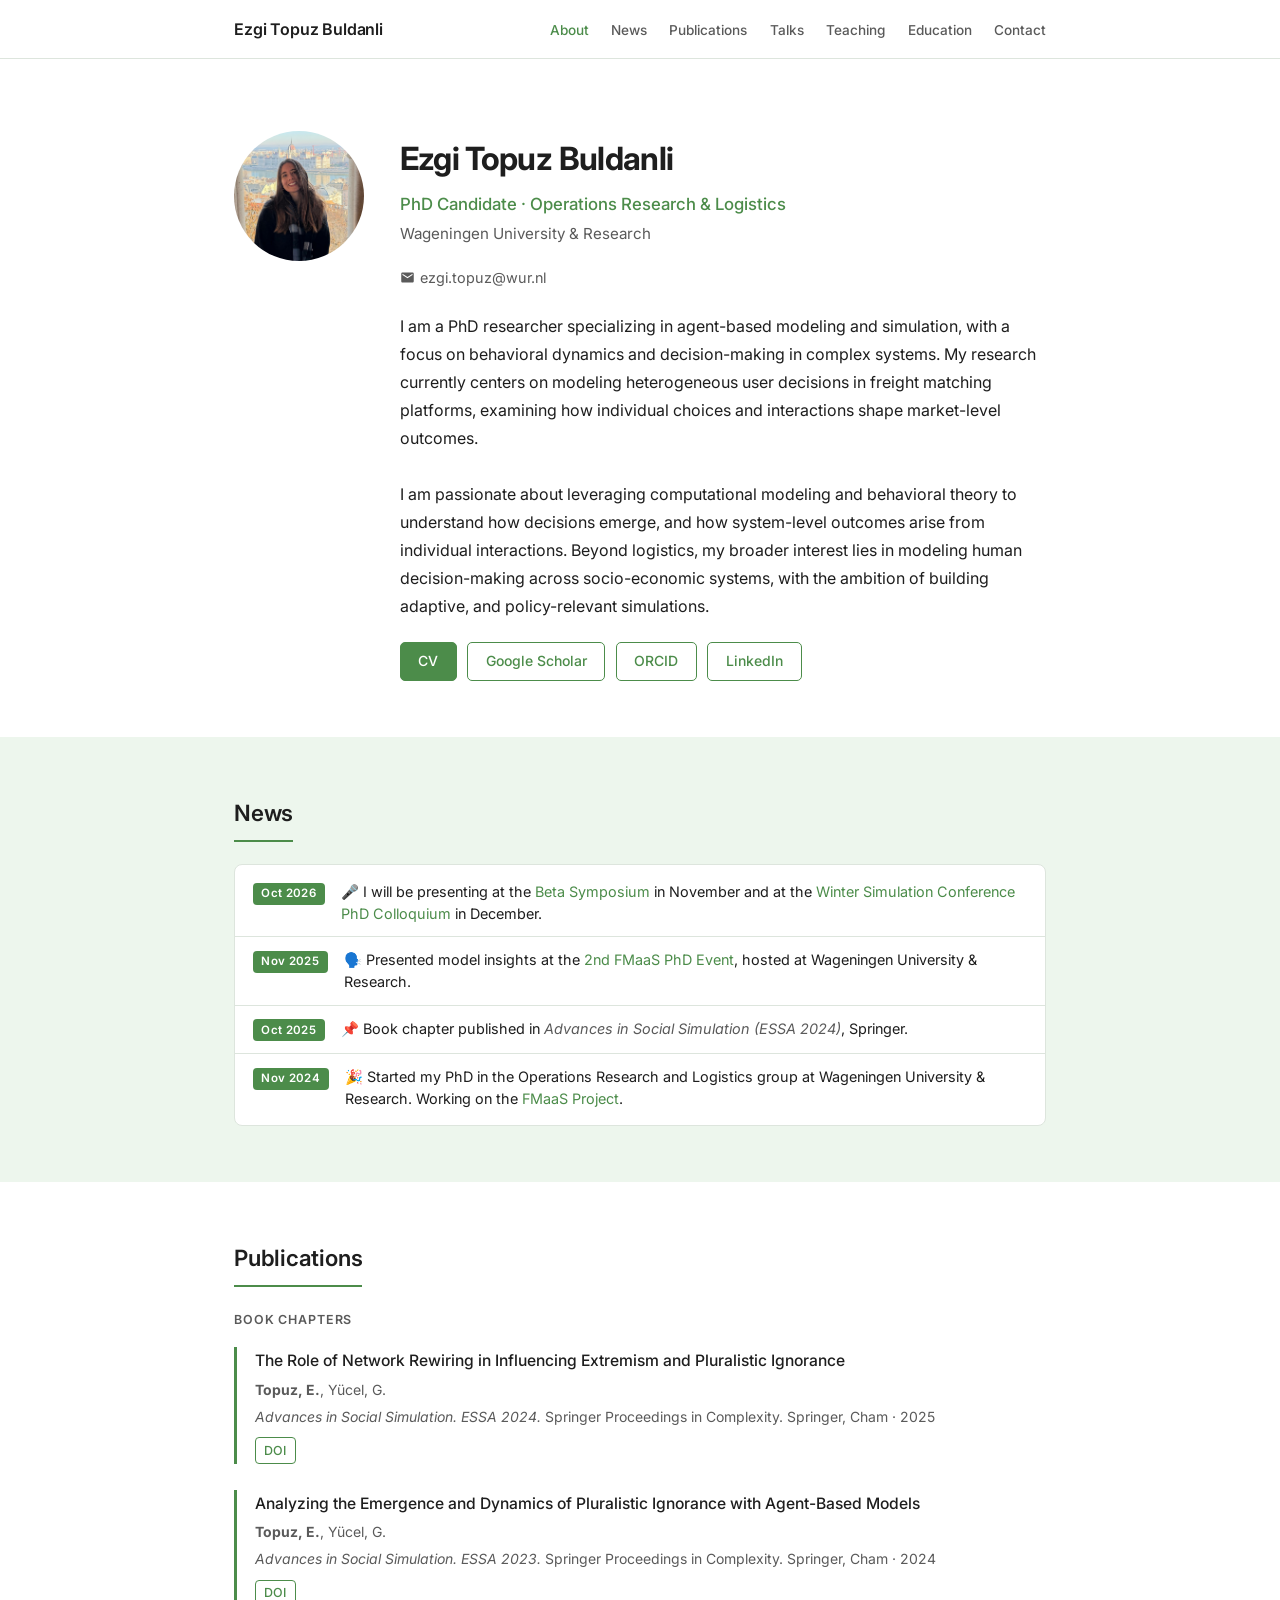
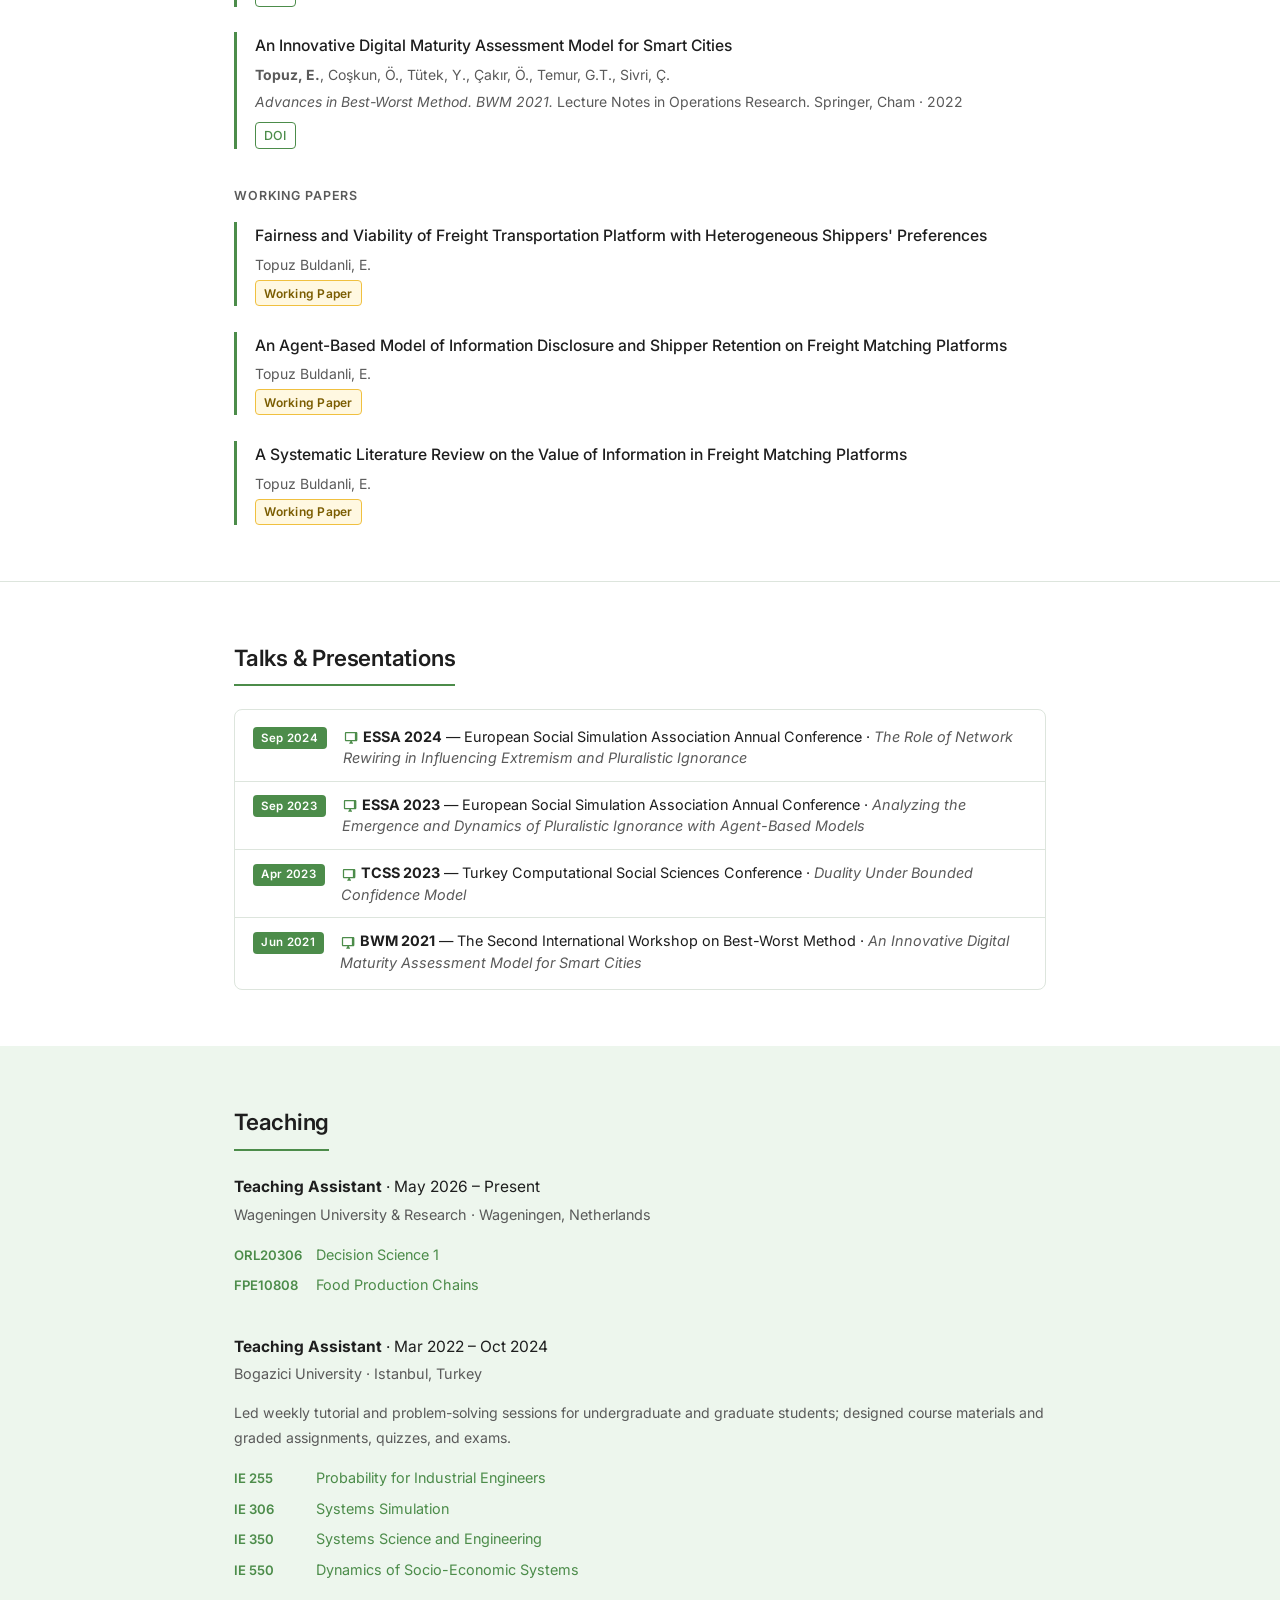
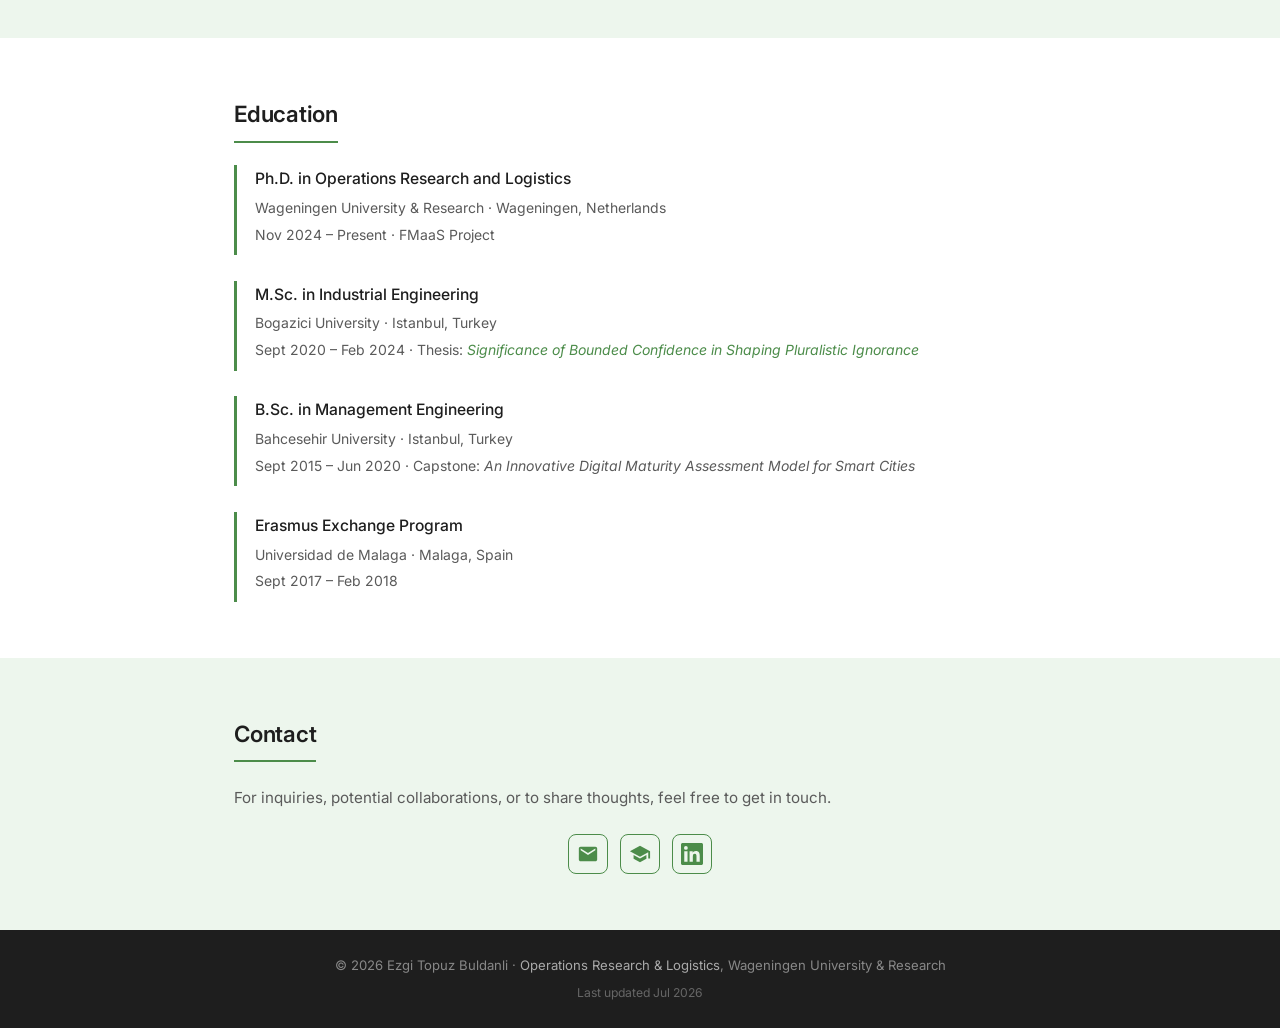
<file: index.html>
<!DOCTYPE html>
<html lang="en">
<head>
  <meta charset="UTF-8">
  <meta name="viewport" content="width=device-width, initial-scale=1.0">
  <meta name="description" content="Ezgi Topuz Buldanli – PhD Candidate in Operations Research &amp; Logistics, Wageningen University &amp; Research">
  <title>Ezgi Topuz Buldanli</title>
  <link rel="icon" type="image/svg+xml" href="assets/img/favicon.svg">
  <!-- Open Graph -->
  <meta property="og:type" content="website">
  <meta property="og:url" content="https://ezgitopuz.github.io/">
  <meta property="og:title" content="Ezgi Topuz Buldanli – PhD Candidate in Operations Research &amp; Logistics">
  <meta property="og:description" content="PhD researcher at Wageningen University &amp; Research specializing in agent-based modeling, behavioral operations, and freight matching platforms.">
  <meta property="og:image" content="https://ezgitopuz.github.io/assets/img/profile.jpg">
  <meta name="twitter:card" content="summary">
  <link rel="stylesheet" href="assets/css/style.css">
  <link rel="preconnect" href="https://fonts.googleapis.com">
  <link rel="preconnect" href="https://fonts.gstatic.com" crossorigin>
  <link href="https://fonts.googleapis.com/css2?family=Inter:wght@300;400;500;600;700&display=swap" rel="stylesheet">
</head>
<body>
 
  <!-- ── Navigation ── -->
  <nav id="navbar">
    <div class="nav-inner">
      <a class="nav-name" href="#">Ezgi Topuz Buldanli</a>
      <button class="hamburger" aria-label="Toggle menu" onclick="toggleMenu()">&#9776;</button>
      <ul class="nav-links" id="nav-links">
        <li><a href="#about"        onclick="closeMenu()">About</a></li>
        <li><a href="#news"         onclick="closeMenu()">News</a></li>
        <li><a href="#publications" onclick="closeMenu()">Publications</a></li>
        <li><a href="#talks"        onclick="closeMenu()">Talks</a></li>
        <li><a href="#teaching"     onclick="closeMenu()">Teaching</a></li>
        <li><a href="#education"    onclick="closeMenu()">Education</a></li>
        <li><a href="#contact"      onclick="closeMenu()">Contact</a></li>
      </ul>
    </div>
  </nav>
 
  <!-- ── About ── -->
  <section id="about">
    <div class="container about-grid">
 
      <div class="about-photo">
        <img src="assets/img/profile.jpeg" alt="Ezgi Topuz Buldanli"
             onerror="this.style.display='none';document.getElementById('initials').style.display='flex'">
        <div id="initials" class="initials-placeholder">ET</div>
      </div>
 
      <div class="about-text">
        <h1>Ezgi Topuz Buldanli</h1>
        <p class="role">
          <a href="https://www.wur.nl/en/persons/e-ezgi-topuz-buldanli-msc" target="_blank">
            PhD Candidate &middot; Operations Research &amp; Logistics
          </a>
        </p>
        <p class="affil">Wageningen University &amp; Research</p>
        <p class="affil" style="margin-top:0.3rem;">
          <a href="mailto:ezgi.topuz@wur.nl" style="display:inline-flex;align-items:center;gap:0.35rem;color:var(--muted);font-size:0.9rem;">
            <svg xmlns="http://www.w3.org/2000/svg" width="15" height="15" viewBox="0 0 24 24" fill="currentColor" aria-hidden="true"><path d="M20 4H4c-1.1 0-2 .9-2 2v12c0 1.1.9 2 2 2h16c1.1 0 2-.9 2-2V6c0-1.1-.9-2-2-2zm0 4l-8 5-8-5V6l8 5 8-5v2z"/></svg>
            ezgi.topuz@wur.nl
          </a>
        </p>
        <p class="bio">
          I am a PhD researcher specializing in agent-based modeling and simulation, with a focus on
          behavioral dynamics and decision-making in complex systems. My research currently centers on
          modeling heterogeneous user decisions in freight matching platforms, examining how individual
          choices and interactions shape market-level outcomes.
          <br><br>
          I am passionate about leveraging computational modeling and behavioral theory to understand
          how decisions emerge, and how system-level outcomes arise from individual interactions.
          Beyond logistics, my broader interest lies in modeling human decision-making across
          socio-economic systems, with the ambition of building adaptive, and policy-relevant simulations.
        </p>
        <div class="cta-links">
          <a href="assets/cv.pdf" target="_blank" class="btn btn-primary">CV</a>
          <a href="https://scholar.google.com/citations?user=HP_zLdYAAAAJ&hl=en" target="_blank" class="btn btn-outline">Google Scholar</a>
          <a href="https://orcid.org/0000-0001-5865-1154" target="_blank" class="btn btn-outline">ORCID</a>
          <a href="https://www.linkedin.com/in/ezgi-topuz/" target="_blank" class="btn btn-outline">LinkedIn</a>
        </div>
      </div>
 
    </div>
  </section>
 
  <!-- ── News ── -->
  <section id="news" class="alt">
    <div class="container">
      <h2>News</h2>
      <div class="news-box">

        <div class="news-item">
          <span class="news-date">Oct 2026</span>
          <span class="news-text">🎤 I will be presenting at the <a href="https://onderzoeksschool-beta.nl/conferences/">Beta Symposium</a> in November and at the <a href="https://meetings.informs.org/wordpress/wsc2026/phd-colloquium/">Winter Simulation Conference PhD Colloquium</a> in December.</span>
        </div>

        <div class="news-item">
          <span class="news-date">Nov 2025</span>
          <span class="news-text">🗣️ Presented model insights at the <a href="https://www.tudelft.nl/tbm/onderzoek/projecten/fmaas-project" target="_blank">2nd FMaaS PhD Event</a>, hosted at Wageningen University &amp; Research.</span>
        </div>

        <div class="news-item">
          <span class="news-date">Oct 2025</span>
          <span class="news-text">📌 Book chapter published in <em>Advances in Social Simulation (ESSA 2024)</em>, Springer.</span>
        </div>

        <div class="news-item">
          <span class="news-date">Nov 2024</span>
          <span class="news-text">🎉 Started my PhD in the Operations Research and Logistics group at Wageningen University &amp; Research. Working on the <a href="https://www.tudelft.nl/tbm/onderzoek/projecten/fmaas-project" target="_blank">FMaaS Project</a>.</span>
        </div>

      </div>
    </div>
  </section>
 
  <!-- ── Publications ── -->
  <section id="publications">
    <div class="container">
      <h2>Publications</h2>
 
      <p class="pub-type-label">Book Chapters</p>
      <div class="pub-list">
 
        <div class="pub-item">
          <p class="pub-title">The Role of Network Rewiring in Influencing Extremism and Pluralistic Ignorance</p>
          <p class="pub-authors"><strong>Topuz, E.</strong>, Yücel, G.</p>
          <p class="pub-venue"><em>Advances in Social Simulation. ESSA 2024.</em> Springer Proceedings in Complexity. Springer, Cham &middot; 2025</p>
          <div class="pub-links">
            <a href="https://doi.org/10.1007/978-3-031-91782-0_36" target="_blank" class="tag-link">DOI</a>
          </div>
        </div>
 
        <div class="pub-item">
          <p class="pub-title">Analyzing the Emergence and Dynamics of Pluralistic Ignorance with Agent-Based Models</p>
          <p class="pub-authors"><strong>Topuz, E.</strong>, Yücel, G.</p>
          <p class="pub-venue"><em>Advances in Social Simulation. ESSA 2023.</em> Springer Proceedings in Complexity. Springer, Cham &middot; 2024</p>
          <div class="pub-links">
            <a href="https://doi.org/10.1007/978-3-031-57785-7_32" target="_blank" class="tag-link">DOI</a>
          </div>
        </div>
 
        <div class="pub-item">
          <p class="pub-title">An Innovative Digital Maturity Assessment Model for Smart Cities</p>
          <p class="pub-authors"><strong>Topuz, E.</strong>, Coşkun, Ö., Tütek, Y., Çakır, Ö., Temur, G.T., Sivri, Ç.</p>
          <p class="pub-venue"><em>Advances in Best-Worst Method. BWM 2021.</em> Lecture Notes in Operations Research. Springer, Cham &middot; 2022</p>
          <div class="pub-links">
            <a href="https://doi.org/10.1007/978-3-030-89795-6_10" target="_blank" class="tag-link">DOI</a>
          </div>
        </div>
 
      </div>
 
      <p class="pub-type-label" style="margin-top:2.2rem;">Working Papers</p>
      <div class="pub-list">
 
        <div class="pub-item">
          <p class="pub-title">Fairness and Viability of Freight Transportation Platform with Heterogeneous Shippers' Preferences</p>
          <p class="pub-authors">Topuz Buldanli, E.</p>
          <div class="pub-links">
            <span class="badge-review">Working Paper</span>
          </div>
        </div>
        
        <div class="pub-item">
          <p class="pub-title">An Agent-Based Model of Information Disclosure and Shipper Retention on Freight Matching Platforms</p>
          <p class="pub-authors">Topuz Buldanli, E.</p>
          <div class="pub-links">
            <span class="badge-review">Working Paper</span>
          </div>
        </div>
        
        <div class="pub-item">
          <p class="pub-title">A Systematic Literature Review on the Value of Information in Freight Matching Platforms</p>
          <p class="pub-authors">Topuz Buldanli, E.</p>
          <div class="pub-links">
            <span class="badge-review">Working Paper</span>
          </div>
        </div>
 
      </div>
    </div>
  </section>
 
  <!-- ── Talks ── -->
  <section id="talks" class="divider-top">
    <div class="container">
      <h2>Talks &amp; Presentations</h2>
      <div class="news-box">
 
        <div class="news-item">
          <span class="news-date">Sep 2024</span>
          <span class="news-text"><svg xmlns="http://www.w3.org/2000/svg" width="15" height="15" viewBox="0 0 24 24" fill="#4c8c4a" style="vertical-align:middle;margin-right:0.3rem;flex-shrink:0"><path d="M19 3H5c-1.1 0-2 .9-2 2v11c0 1.1.9 2 2 2h7l-2 3v1h6v-1l-2-3h7c1.1 0 2-.9 2-2V5c0-1.1-.9-2-2-2zm0 13H5V5h14v11z"/></svg><strong>ESSA 2024</strong> &mdash; European Social Simulation Association Annual Conference &middot; <em>The Role of Network Rewiring in Influencing Extremism and Pluralistic Ignorance</em></span>
        </div>
 
        <div class="news-item">
          <span class="news-date">Sep 2023</span>
          <span class="news-text"><svg xmlns="http://www.w3.org/2000/svg" width="15" height="15" viewBox="0 0 24 24" fill="#4c8c4a" style="vertical-align:middle;margin-right:0.3rem;flex-shrink:0"><path d="M19 3H5c-1.1 0-2 .9-2 2v11c0 1.1.9 2 2 2h7l-2 3v1h6v-1l-2-3h7c1.1 0 2-.9 2-2V5c0-1.1-.9-2-2-2zm0 13H5V5h14v11z"/></svg><strong>ESSA 2023</strong> &mdash; European Social Simulation Association Annual Conference &middot; <em>Analyzing the Emergence and Dynamics of Pluralistic Ignorance with Agent-Based Models</em></span>
        </div>
 
        <div class="news-item">
          <span class="news-date">Apr 2023</span>
          <span class="news-text"><svg xmlns="http://www.w3.org/2000/svg" width="15" height="15" viewBox="0 0 24 24" fill="#4c8c4a" style="vertical-align:middle;margin-right:0.3rem;flex-shrink:0"><path d="M19 3H5c-1.1 0-2 .9-2 2v11c0 1.1.9 2 2 2h7l-2 3v1h6v-1l-2-3h7c1.1 0 2-.9 2-2V5c0-1.1-.9-2-2-2zm0 13H5V5h14v11z"/></svg><strong>TCSS 2023</strong> &mdash; Turkey Computational Social Sciences Conference &middot; <em>Duality Under Bounded Confidence Model</em></span>
        </div>
 
        <div class="news-item">
          <span class="news-date">Jun 2021</span>
          <span class="news-text"><svg xmlns="http://www.w3.org/2000/svg" width="15" height="15" viewBox="0 0 24 24" fill="#4c8c4a" style="vertical-align:middle;margin-right:0.3rem;flex-shrink:0"><path d="M19 3H5c-1.1 0-2 .9-2 2v11c0 1.1.9 2 2 2h7l-2 3v1h6v-1l-2-3h7c1.1 0 2-.9 2-2V5c0-1.1-.9-2-2-2zm0 13H5V5h14v11z"/></svg><strong>BWM 2021</strong> &mdash; The Second International Workshop on Best-Worst Method &middot; <em>An Innovative Digital Maturity Assessment Model for Smart Cities</em></span>
        </div>
 
      </div>
    </div>
  </section>
 
  <!-- ── Teaching ── -->
  <section id="teaching" class="alt">
    <div class="container">
      <h2>Teaching</h2>
 
      <div class="teach-block">
        <p class="teach-role"><strong>Teaching Assistant</strong> &middot; May 2026 – Present</p>
        <p class="teach-place">Wageningen University &amp; Research &middot; Wageningen, Netherlands</p>
        <ul class="course-list">
          <li><span class="course-code">ORL20306</span><a href="https://studyhandbook.wur.nl/modules/ORL20306?type=Cursory" target="_blank">Decision Science 1</a></li>
          <li><span class="course-code">FPE10808</span><a href="https://studyhandbook.wur.nl/modules/FPE10808?type=Cursory" target="_blank">Food Production Chains</a></li>
        </ul>
      </div>
 
      <div class="teach-block">
        <p class="teach-role"><strong>Teaching Assistant</strong> &middot; Mar 2022 – Oct 2024</p>
        <p class="teach-place">Bogazici University &middot; Istanbul, Turkey</p>
        <p class="teach-note">Led weekly tutorial and problem-solving sessions for undergraduate and graduate students; designed course materials and graded assignments, quizzes, and exams.</p>
        <ul class="course-list">
          <li><span class="course-code">IE 255</span><a href="https://ie.bogazici.edu.tr/courses/ie-255-probability-industrial-engineers" target="_blank">Probability for Industrial Engineers</a></li>
          <li><span class="course-code">IE 306</span><a href="https://ie.bogazici.edu.tr/courses/ie-306-systems-simulation" target="_blank">Systems Simulation</a></li>
          <li><span class="course-code">IE 350</span><a href="https://ie.bogazici.edu.tr/courses/ie-350-systems-science-and-engineering" target="_blank">Systems Science and Engineering</a></li>
          <li><span class="course-code">IE 550</span><a href="https://ie.bogazici.edu.tr/courses/ie-550-dynamics-socio-economic-systems" target="_blank">Dynamics of Socio-Economic Systems</a></li>
        </ul>
      </div>
 
    </div>
  </section>
 
  <!-- ── Education ── -->
  <section id="education">
    <div class="container">
      <h2>Education</h2>
      <div class="pub-list">
 
        <div class="pub-item">
          <p class="pub-title">Ph.D. in Operations Research and Logistics</p>
          <p class="pub-authors">Wageningen University &amp; Research &middot; Wageningen, Netherlands</p>
          <p class="pub-venue">Nov 2024 – Present &middot; FMaaS Project</p>
        </div>
 
        <div class="pub-item">
          <p class="pub-title">M.Sc. in Industrial Engineering</p>
          <p class="pub-authors">Bogazici University &middot; Istanbul, Turkey</p>
          <p class="pub-venue">Sept 2020 – Feb 2024 &middot; Thesis: <a href="https://avesis.bogazici.edu.tr/yonetilen-tez/2fd668b3-9487-42da-83f6-19b311f9664e/significance-of-bounded-confidence-in-shaping-pluralistic-ignorance"><em>Significance of Bounded Confidence in Shaping Pluralistic Ignorance</em></a></p>
        </div>
 
        <div class="pub-item">
          <p class="pub-title">B.Sc. in Management Engineering</p>
          <p class="pub-authors">Bahcesehir University &middot; Istanbul, Turkey</p>
          <p class="pub-venue">Sept 2015 – Jun 2020 &middot; Capstone: <em>An Innovative Digital Maturity Assessment Model for Smart Cities</em></p>
        </div>
 
        <div class="pub-item">
          <p class="pub-title">Erasmus Exchange Program</p>
          <p class="pub-authors">Universidad de Malaga &middot; Malaga, Spain</p>
          <p class="pub-venue">Sept 2017 – Feb 2018</p>
        </div>
 
      </div>
    </div>
  </section>
 
  <!-- ── Contact ── -->
  <section id="contact" class="alt">
    <div class="container">
      <h2>Contact</h2>
      <p class="contact-intro">For inquiries, potential collaborations, or to share thoughts, feel free to get in touch.</p>
      <div class="social-icons" style="justify-content:center;margin-top:1rem;">
        <a href="mailto:ezgi.topuz@wur.nl" class="social-btn" aria-label="Email">
          <svg xmlns="http://www.w3.org/2000/svg" width="22" height="22" viewBox="0 0 24 24" fill="currentColor" aria-hidden="true"><path d="M20 4H4c-1.1 0-2 .9-2 2v12c0 1.1.9 2 2 2h16c1.1 0 2-.9 2-2V6c0-1.1-.9-2-2-2zm0 4l-8 5-8-5V6l8 5 8-5v2z"/></svg>
        </a>
        <a href="https://scholar.google.com/citations?user=HP_zLdYAAAAJ&hl=en" target="_blank" class="social-btn" aria-label="Google Scholar">
          <svg xmlns="http://www.w3.org/2000/svg" width="22" height="22" viewBox="0 0 24 24" fill="currentColor" aria-hidden="true"><path d="M12 3L1 9l11 6 9-4.91V17h2V9L12 3zM5 13.18v4L12 21l7-3.82v-4L12 17l-7-3.82z"/></svg>
        </a>
        <a href="https://www.linkedin.com/in/ezgi-topuz/" target="_blank" class="social-btn" aria-label="LinkedIn">
          <svg xmlns="http://www.w3.org/2000/svg" width="22" height="22" viewBox="0 0 24 24" fill="currentColor" aria-hidden="true"><path d="M20.447 20.452h-3.554v-5.569c0-1.328-.027-3.037-1.852-3.037-1.853 0-2.136 1.445-2.136 2.939v5.667H9.351V9h3.414v1.561h.046c.477-.9 1.637-1.85 3.37-1.85 3.601 0 4.267 2.37 4.267 5.455v6.286zM5.337 7.433a2.062 2.062 0 01-2.063-2.065 2.064 2.064 0 112.063 2.065zm1.782 13.019H3.555V9h3.564v11.452zM22.225 0H1.771C.792 0 0 .774 0 1.729v20.542C0 23.227.792 24 1.771 24h20.451C23.2 24 24 23.227 24 22.271V1.729C24 .774 23.2 0 22.222 0h.003z"/></svg>
        </a>
      </div>
    </div>
  </section>
 
  <!-- ── Footer ── -->
  <footer>
    <div class="container">
      <p>
        &copy; <span id="yr"></span>
        Ezgi Topuz Buldanli &middot;
        <a href="https://www.wur.nl/en/research-results/chair-groups/social-sciences/operations-research-and-logistics.htm" target="_blank">Operations Research &amp; Logistics</a>,
        Wageningen University &amp; Research
      </p>
      <p style="margin-top:0.35rem;font-size:0.76rem;color:#666;">Last updated Jul 2026</p>
    </div>
  </footer>
 
  <script>
    document.getElementById('yr').textContent = new Date().getFullYear();
 
    function toggleMenu() {
      document.getElementById('nav-links').classList.toggle('open');
    }
    function closeMenu() {
      document.getElementById('nav-links').classList.remove('open');
    }
 
    const sections = document.querySelectorAll('section[id]');
    const navLinks = document.querySelectorAll('.nav-links a');
    window.addEventListener('scroll', () => {
      let current = '';
      sections.forEach(s => { if (window.scrollY >= s.offsetTop - 80) current = s.id; });
      navLinks.forEach(a => { a.classList.toggle('active', a.getAttribute('href') === '#' + current); });
    });
  </script>
 
</body>
</html>
</file>
<file: assets/css/style.css>
/* ── Reset & base ── */
*, *::before, *::after { box-sizing: border-box; margin: 0; padding: 0; }

:root {
  --green:       #4c8c4a;
  --green-dark:  #3a7038;
  --green-light: #edf6ed;
  --text:        #1e1e1e;
  --muted:       #5a5a5a;
  --border:      #dde5dd;
  --max-w:       860px;
}

html { scroll-behavior: smooth; }

body {
  font-family: 'Inter', system-ui, sans-serif;
  color: var(--text);
  line-height: 1.75;
  font-size: 1rem;
  background: #fff;
}

a { color: var(--green); text-decoration: none; }
a:hover { text-decoration: underline; }

img { display: block; max-width: 100%; }

.container {
  max-width: var(--max-w);
  margin: 0 auto;
  padding: 0 1.5rem;
}

/* ── Navigation ── */
#navbar {
  position: sticky;
  top: 0;
  background: rgba(255,255,255,0.97);
  backdrop-filter: blur(6px);
  border-bottom: 1px solid var(--border);
  z-index: 1000;
}

.nav-inner {
  max-width: var(--max-w);
  margin: 0 auto;
  padding: 0 1.5rem;
  display: flex;
  align-items: center;
  justify-content: space-between;
  height: 58px;
}

.nav-name {
  font-weight: 600;
  color: var(--text);
  font-size: 1rem;
  letter-spacing: -0.01em;
}
.nav-name:hover { text-decoration: none; color: var(--green); }

.nav-links {
  list-style: none;
  display: flex;
  gap: 1.4rem;
}

.nav-links a {
  color: var(--muted);
  font-size: 0.85rem;
  font-weight: 500;
  transition: color 0.15s;
}
.nav-links a:hover,
.nav-links a.active { color: var(--green); text-decoration: none; }

.hamburger {
  display: none;
  background: none;
  border: none;
  font-size: 1.4rem;
  cursor: pointer;
  color: var(--text);
  padding: 0.25rem;
}

/* ── Sections ── */
section { padding: 3.5rem 0; }
.alt { background: var(--green-light); }

h2 {
  font-size: 1.4rem;
  font-weight: 600;
  color: var(--text);
  margin-bottom: 1.4rem;
  padding-bottom: 0.45rem;
  border-bottom: 2px solid var(--green);
  display: inline-block;
  letter-spacing: -0.01em;
}

/* ── About ── */
#about { padding: 4.5rem 0 3.5rem; }

.about-grid {
  display: grid;
  grid-template-columns: 140px 1fr;
  gap: 1.6rem;
  align-items: start;
  justify-content: start;
}

.about-photo img,
.initials-placeholder {
  width: 130px;
  height: 130px;
  border-radius: 50%;
  object-fit: cover;
}

.initials-placeholder {
  display: none;
  background: var(--green-light);
  border: 2px solid var(--green);
  color: var(--green);
  font-size: 2.2rem;
  font-weight: 600;
  align-items: center;
  justify-content: center;
}

h1 {
  font-size: 2rem;
  font-weight: 700;
  letter-spacing: -0.02em;
  margin-bottom: 0.2rem;
}

.role {
  font-weight: 500;
  font-size: 1.05rem;
  margin-bottom: 0.1rem;
}
.role a { color: var(--green); }
.role a:hover { text-decoration: underline; }

.affil {
  color: var(--muted);
  font-size: 0.95rem;
  margin-bottom: 1.1rem;
}

.bio {
  margin-bottom: 1.4rem;
  color: var(--text);
}

.cta-links {
  display: flex;
  flex-wrap: wrap;
  gap: 0.65rem;
}

.btn {
  display: inline-block;
  padding: 0.4rem 1.1rem;
  border-radius: 5px;
  font-size: 0.875rem;
  font-weight: 500;
  transition: all 0.15s;
  cursor: pointer;
}

.btn-primary {
  background: var(--green);
  color: #fff;
  border: 1.5px solid var(--green);
}
.btn-primary:hover {
  background: var(--green-dark);
  border-color: var(--green-dark);
  text-decoration: none;
}

.btn-outline {
  background: transparent;
  color: var(--green);
  border: 1.5px solid var(--green);
}
.btn-outline:hover {
  background: var(--green-light);
  text-decoration: none;
}

/* ── News ── */
.news-box {
  max-height: 320px;
  overflow-y: auto;
  border: 1px solid var(--border);
  border-radius: 8px;
  background: #fff;
  padding: 0.25rem 0;
  scrollbar-width: thin;
  scrollbar-color: var(--green) transparent;
}
.news-box::-webkit-scrollbar { width: 5px; }
.news-box::-webkit-scrollbar-thumb { background: var(--green); border-radius: 99px; }

.news-item {
  display: flex;
  gap: 1rem;
  align-items: baseline;
  padding: 0.75rem 1.1rem;
  border-bottom: 1px solid var(--border);
  font-size: 0.9rem;
  line-height: 1.5;
}
.news-item:last-child { border-bottom: none; }
.news-item:hover { background: var(--green-light); }

.news-date {
  flex-shrink: 0;
  background: var(--green);
  color: #fff;
  font-size: 0.72rem;
  font-weight: 600;
  padding: 0.15rem 0.55rem;
  border-radius: 4px;
  letter-spacing: 0.03em;
  white-space: nowrap;
}

.news-text { color: var(--text); }
.news-text em { color: var(--muted); }

/* ── Research ── */
.project-card {
  border-left: 3px solid var(--green);
  padding-left: 1.1rem;
}

.project-label {
  font-size: 0.78rem;
  font-weight: 600;
  text-transform: uppercase;
  letter-spacing: 0.07em;
  color: var(--green);
  margin-bottom: 0.25rem;
}

.project-title {
  font-size: 1.05rem;
  font-weight: 600;
  margin-bottom: 0.6rem;
  color: var(--text);
}

.project-desc {
  font-size: 0.93rem;
  color: var(--text);
  margin-bottom: 0.9rem;
  line-height: 1.7;
}

.rq-list {
  list-style: none;
  display: flex;
  flex-direction: column;
  gap: 0.3rem;
}

.rq-list li {
  font-size: 0.88rem;
  color: var(--muted);
  padding-left: 1rem;
  position: relative;
}
.rq-list li::before {
  content: "→";
  position: absolute;
  left: 0;
  color: var(--green);
}

/* ── Publications ── */
.pub-type-label {
  font-size: 0.78rem;
  font-weight: 600;
  text-transform: uppercase;
  letter-spacing: 0.07em;
  color: var(--muted);
  margin-bottom: 1rem;
}

.pub-list {
  display: flex;
  flex-direction: column;
  gap: 1.6rem;
}

.pub-item {
  border-left: 3px solid var(--green);
  padding-left: 1.1rem;
}

.pub-title {
  font-weight: 500;
  margin-bottom: 0.2rem;
  font-size: 0.98rem;
}

.pub-authors {
  font-size: 0.875rem;
  color: var(--muted);
  margin-bottom: 0.15rem;
}

.pub-venue {
  font-size: 0.875rem;
  color: var(--muted);
  margin-bottom: 0.5rem;
}

.pub-links {
  display: flex;
  gap: 0.5rem;
  flex-wrap: wrap;
  align-items: center;
}

.tag-link {
  font-size: 0.78rem;
  border: 1px solid var(--green);
  color: var(--green);
  padding: 0.1rem 0.55rem;
  border-radius: 4px;
  font-weight: 500;
  transition: all 0.15s;
}
.tag-link:hover {
  background: var(--green);
  color: #fff;
  text-decoration: none;
}

.badge-review {
  display: inline-block;
  font-size: 0.75rem;
  font-weight: 600;
  color: #7a5c00;
  background: #fff8e1;
  border: 1px solid #f0c040;
  padding: 0.1rem 0.55rem;
  border-radius: 4px;
  letter-spacing: 0.02em;
}

/* ── Talks ── */
.talk-list {
  display: flex;
  flex-direction: column;
  gap: 1.2rem;
}

.talk-item {
  display: flex;
  gap: 1rem;
  align-items: flex-start;
  padding: 1rem 1.1rem;
  border: 1px solid var(--border);
  border-radius: 8px;
  background: #fff;
  transition: background 0.15s;
}
.talk-item:hover { background: var(--green-light); }

.talk-icon {
  flex-shrink: 0;
  width: 36px;
  height: 36px;
  border-radius: 8px;
  background: var(--green-light);
  border: 1.5px solid var(--green);
  color: var(--green);
  display: flex;
  align-items: center;
  justify-content: center;
  margin-top: 0.1rem;
}

.talk-body { flex: 1; }

.talk-conf {
  font-size: 0.8rem;
  font-weight: 600;
  color: var(--green);
  text-transform: uppercase;
  letter-spacing: 0.04em;
  margin-bottom: 0.2rem;
}

.talk-title {
  font-size: 0.95rem;
  font-weight: 500;
  color: var(--text);
  line-height: 1.5;
}

/* ── Course list ── */
.course-list {
  list-style: none;
  display: flex;
  flex-direction: column;
  gap: 0.35rem;
  font-size: 0.9rem;
}

.course-list li {
  display: flex;
  align-items: baseline;
  gap: 0.65rem;
}

.course-code {
  flex-shrink: 0;
  font-weight: 600;
  color: var(--green);
  font-size: 0.82rem;
  min-width: 4.5rem;
}

/* ── Teaching ── */
.teach-block { margin-bottom: 2.2rem; }
.teach-block:last-child { margin-bottom: 0; }

.teach-role {
  font-size: 0.97rem;
  margin-bottom: 0.1rem;
}

.teach-place {
  color: var(--muted);
  font-size: 0.9rem;
  margin-bottom: 0.9rem;
}

.teach-note {
  color: var(--muted);
  font-size: 0.88rem;
  margin-bottom: 0.9rem;
}

/* ── Social icons ── */
.social-icons {
  display: flex;
  gap: 0.75rem;
  align-items: center;
  margin-top: 0.2rem;
}

.social-btn {
  display: inline-flex;
  align-items: center;
  justify-content: center;
  width: 40px;
  height: 40px;
  border-radius: 8px;
  border: 1.5px solid var(--green);
  color: var(--green);
  transition: all 0.15s;
}
.social-btn:hover {
  background: var(--green);
  color: #fff;
  text-decoration: none;
}

/* ── Contact ── */
.contact-grid {
  display: grid;
  grid-template-columns: repeat(auto-fit, minmax(200px, 1fr));
  gap: 2rem;
}

.contact-intro {
  color: var(--muted);
  font-size: 0.95rem;
  margin-bottom: 1.4rem;
}

.contact-label {
  font-weight: 600;
  font-size: 0.82rem;
  text-transform: uppercase;
  letter-spacing: 0.07em;
  color: var(--green);
  margin-bottom: 0.4rem;
}

/* ── Keywords ── */
.keywords {
  display: flex;
  flex-wrap: wrap;
  gap: 0.45rem;
  margin-bottom: 1.3rem;
}

.kw-tag {
  font-size: 0.78rem;
  background: var(--green-light);
  color: var(--green-dark);
  border: 1px solid var(--border);
  padding: 0.2rem 0.7rem;
  border-radius: 99px;
  font-weight: 500;
}

/* ── Section divider ── */
.divider-top {
  border-top: 1px solid var(--border);
}

/* ── Footer ── */
footer {
  background: #1e1e1e;
  color: #888;
  padding: 1.5rem 0;
  text-align: center;
  font-size: 0.82rem;
}
footer a { color: #aaa; }
footer a:hover { color: #fff; }

/* ── Responsive ── */
@media (max-width: 640px) {
  .about-grid {
    grid-template-columns: 1fr;
    justify-items: center;
    text-align: center;
  }

  .cta-links { justify-content: center; }

  .hamburger { display: block; }

  .nav-links {
    display: none;
    flex-direction: column;
    position: absolute;
    top: 58px;
    left: 0;
    right: 0;
    background: #fff;
    border-bottom: 1px solid var(--border);
    padding: 1rem 1.5rem;
    gap: 1rem;
  }
  .nav-links.open { display: flex; }

  h1 { font-size: 1.7rem; }

  .talk-item { flex-direction: column; gap: 0.6rem; }
}
</file>
